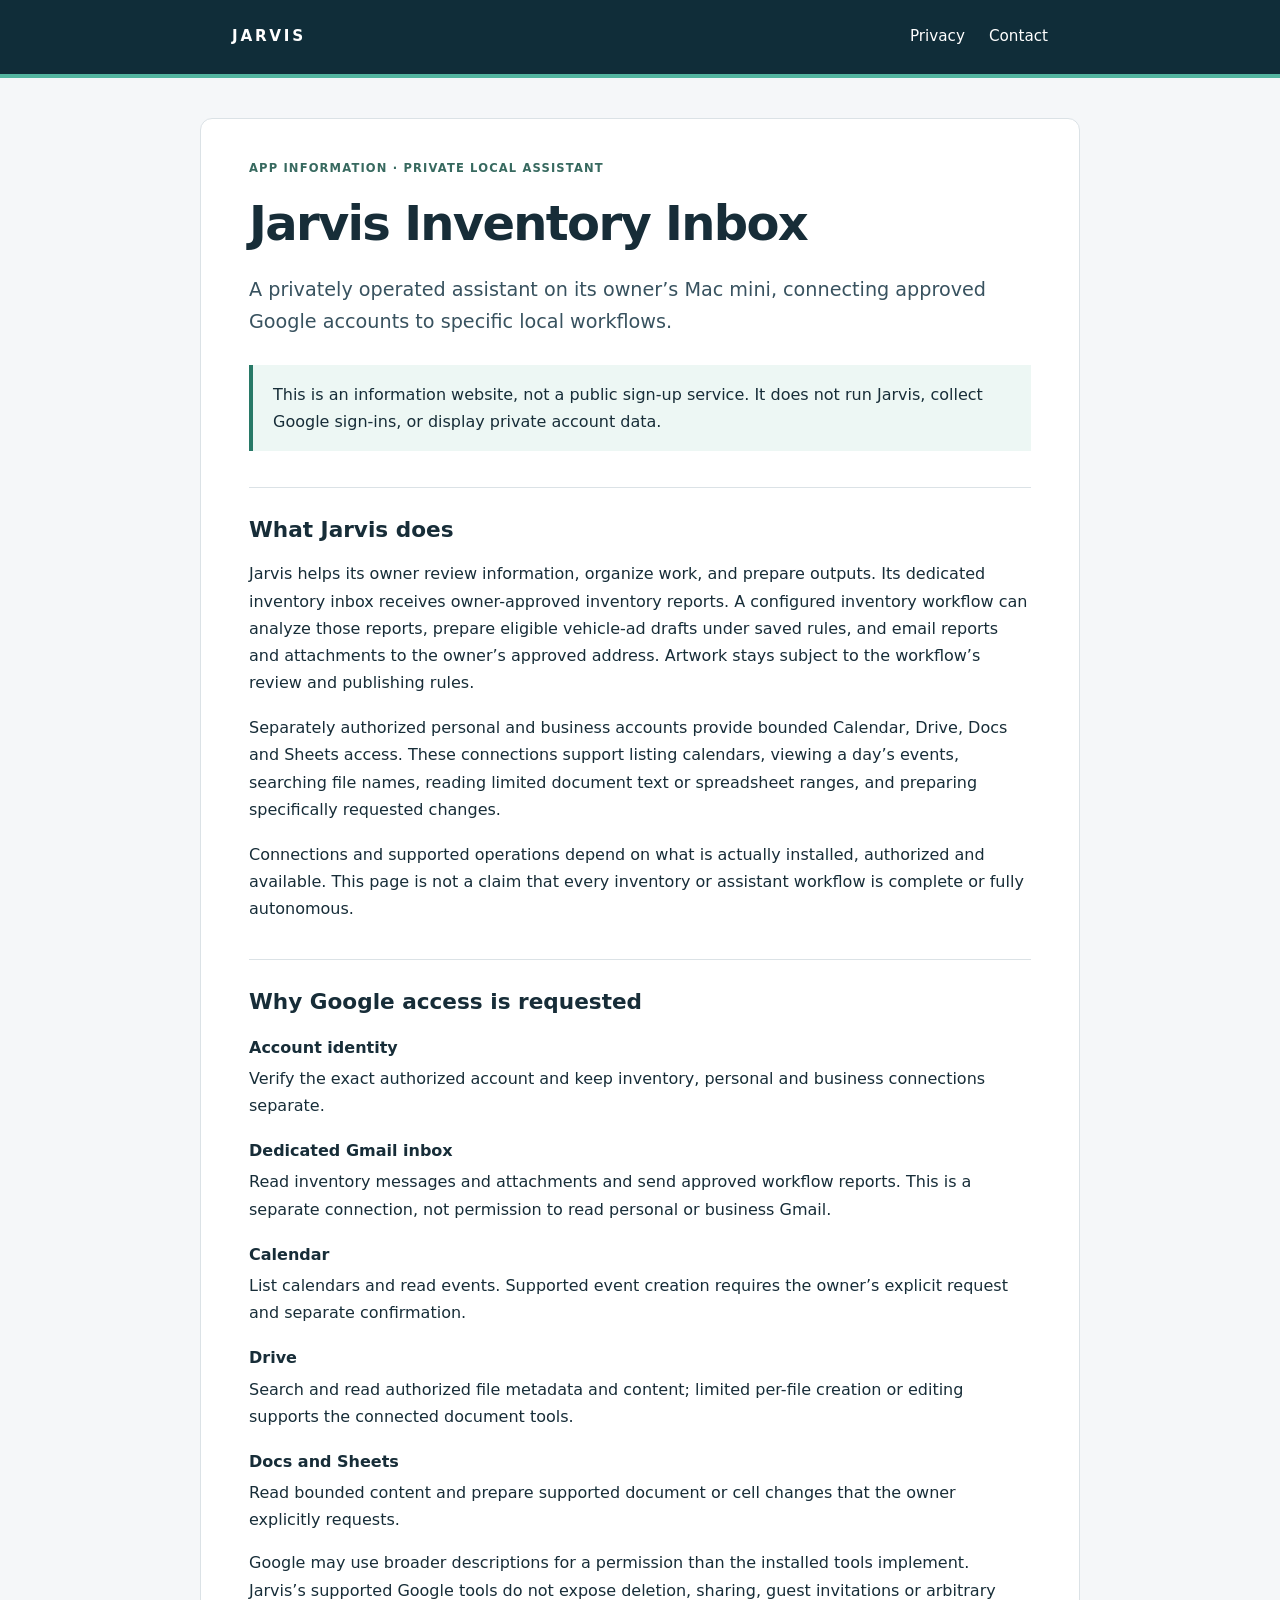
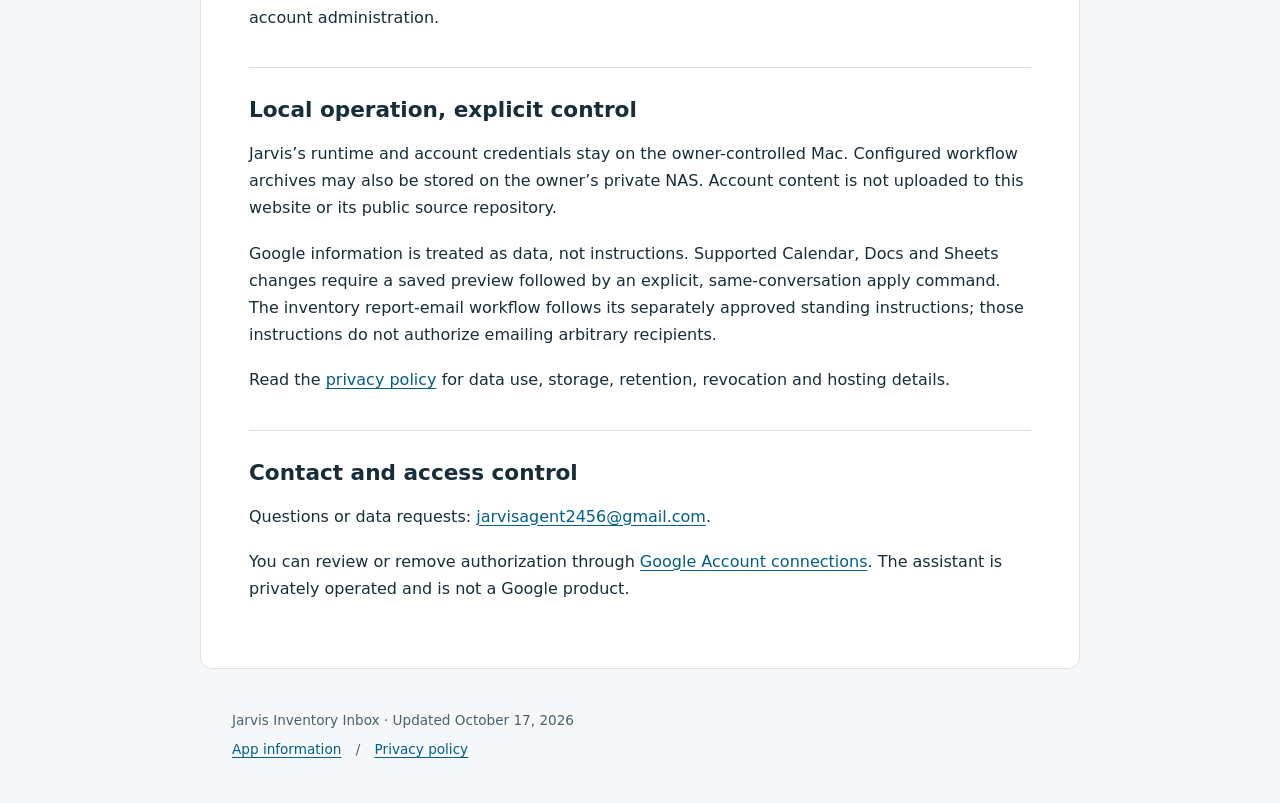
<file: index.html>
<!doctype html>
<html lang="en">
<head>
  <meta charset="utf-8">
  <meta name="viewport" content="width=device-width, initial-scale=1">
  <meta name="description" content="Information about Jarvis Inventory Inbox, a privately operated local assistant, and its authorized Google integrations.">
  <meta name="referrer" content="no-referrer">
  <meta http-equiv="Content-Security-Policy" content="default-src 'none'; style-src 'self'; base-uri 'none'; form-action 'none'">
  <title>Jarvis Inventory Inbox — App information</title>
  <link rel="stylesheet" href="styles.css">
</head>
<body>
  <a class="skip" href="#main">Skip to content</a>
  <header><nav aria-label="Main"><a class="brand" href="index.html">JARVIS</a><a href="privacy.html">Privacy</a><a href="mailto:jarvisagent2456@gmail.com">Contact</a></nav></header>
  <main id="main">
    <p class="eyebrow">APP INFORMATION · PRIVATE LOCAL ASSISTANT</p>
    <h1>Jarvis Inventory Inbox</h1>
    <p class="lead">A privately operated assistant on its owner’s Mac mini, connecting approved Google accounts to specific local workflows.</p>
    <p class="notice">This is an information website, not a public sign-up service. It does not run Jarvis, collect Google sign-ins, or display private account data.</p>
    <section aria-labelledby="purpose"><h2 id="purpose">What Jarvis does</h2>
      <p>Jarvis helps its owner review information, organize work, and prepare outputs. Its dedicated inventory inbox receives owner-approved inventory reports. A configured inventory workflow can analyze those reports, prepare eligible vehicle-ad drafts under saved rules, and email reports and attachments to the owner’s approved address. Artwork stays subject to the workflow’s review and publishing rules.</p>
      <p>Separately authorized personal and business accounts provide bounded Calendar, Drive, Docs and Sheets access. These connections support listing calendars, viewing a day’s events, searching file names, reading limited document text or spreadsheet ranges, and preparing specifically requested changes.</p>
      <p>Connections and supported operations depend on what is actually installed, authorized and available. This page is not a claim that every inventory or assistant workflow is complete or fully autonomous.</p>
    </section>
    <section aria-labelledby="access"><h2 id="access">Why Google access is requested</h2>
      <dl>
        <dt>Account identity</dt><dd>Verify the exact authorized account and keep inventory, personal and business connections separate.</dd>
        <dt>Dedicated Gmail inbox</dt><dd>Read inventory messages and attachments and send approved workflow reports. This is a separate connection, not permission to read personal or business Gmail.</dd>
        <dt>Calendar</dt><dd>List calendars and read events. Supported event creation requires the owner’s explicit request and separate confirmation.</dd>
        <dt>Drive</dt><dd>Search and read authorized file metadata and content; limited per-file creation or editing supports the connected document tools.</dd>
        <dt>Docs and Sheets</dt><dd>Read bounded content and prepare supported document or cell changes that the owner explicitly requests.</dd>
      </dl>
      <p>Google may use broader descriptions for a permission than the installed tools implement. Jarvis’s supported Google tools do not expose deletion, sharing, guest invitations or arbitrary account administration.</p>
    </section>
    <section aria-labelledby="control"><h2 id="control">Local operation, explicit control</h2>
      <p>Jarvis’s runtime and account credentials stay on the owner-controlled Mac. Configured workflow archives may also be stored on the owner’s private NAS. Account content is not uploaded to this website or its public source repository.</p>
      <p>Google information is treated as data, not instructions. Supported Calendar, Docs and Sheets changes require a saved preview followed by an explicit, same-conversation apply command. The inventory report-email workflow follows its separately approved standing instructions; those instructions do not authorize emailing arbitrary recipients.</p>
      <p>Read the <a href="privacy.html">privacy policy</a> for data use, storage, retention, revocation and hosting details.</p>
    </section>
    <section aria-labelledby="contact"><h2 id="contact">Contact and access control</h2>
      <p>Questions or data requests: <a href="mailto:jarvisagent2456@gmail.com">jarvisagent2456@gmail.com</a>.</p>
      <p>You can review or remove authorization through <a href="https://myaccount.google.com/connections" rel="noreferrer">Google Account connections</a>. The assistant is privately operated and is not a Google product.</p>
    </section>
  </main>
  <footer><p>Jarvis Inventory Inbox · Updated October 17, 2026</p><p><a href="index.html" aria-current="page">App information</a> <span aria-hidden="true">/</span> <a href="privacy.html">Privacy policy</a></p></footer>
</body>
</html>
</file>
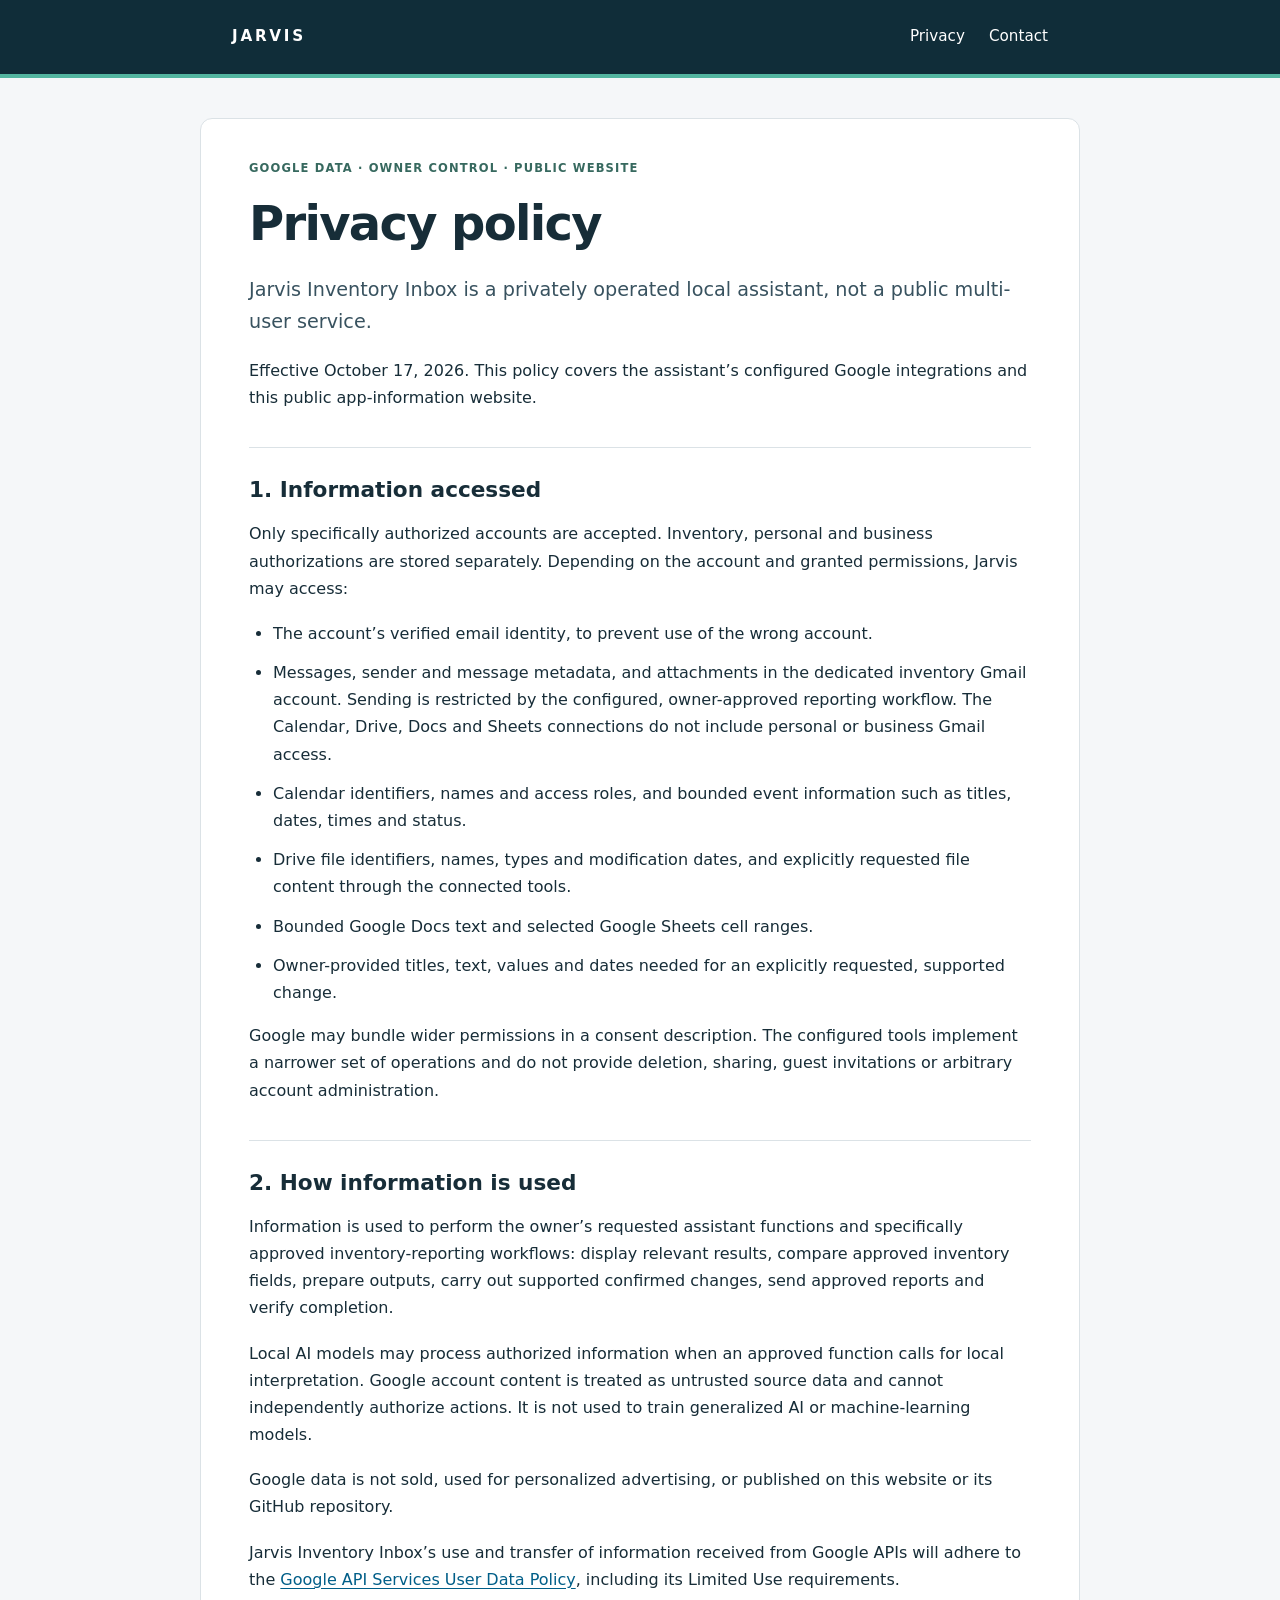
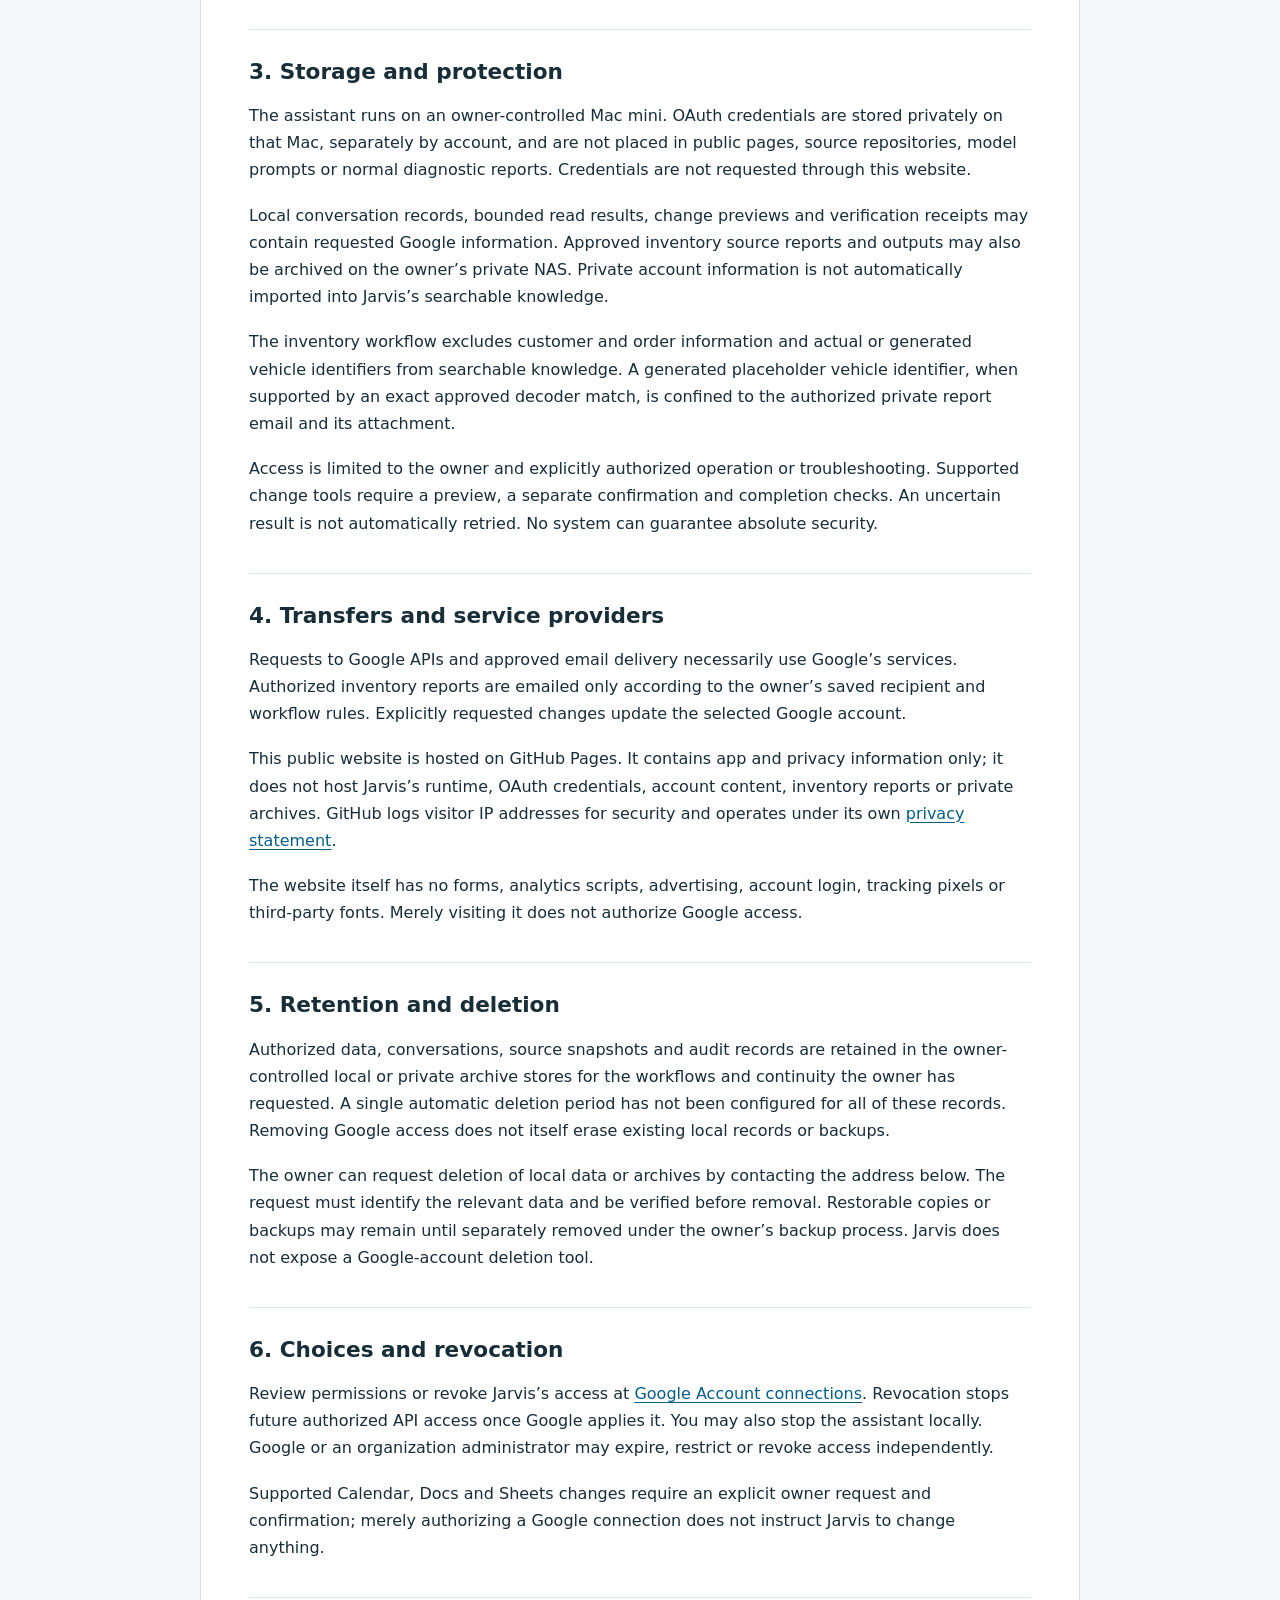
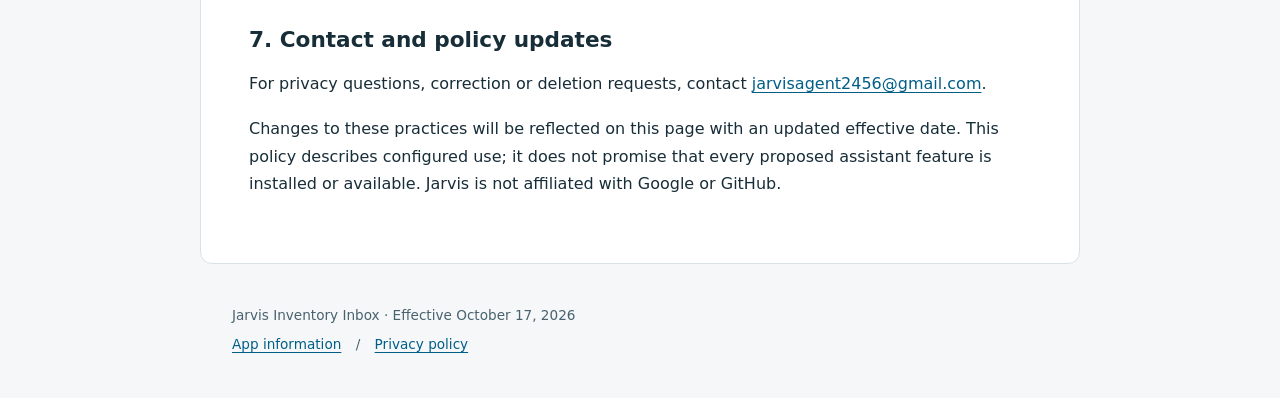
<file: privacy.html>
<!doctype html>
<html lang="en">
<head>
  <meta charset="utf-8">
  <meta name="viewport" content="width=device-width, initial-scale=1">
  <meta name="description" content="How the privately operated Jarvis Inventory Inbox assistant uses authorized Google account data, and how access can be revoked.">
  <meta name="referrer" content="no-referrer">
  <meta http-equiv="Content-Security-Policy" content="default-src 'none'; style-src 'self'; base-uri 'none'; form-action 'none'">
  <title>Privacy policy — Jarvis Inventory Inbox</title>
  <link rel="stylesheet" href="styles.css">
</head>
<body>
  <a class="skip" href="#main">Skip to content</a>
  <header><nav aria-label="Main"><a class="brand" href="index.html">JARVIS</a><a href="privacy.html" aria-current="page">Privacy</a><a href="mailto:jarvisagent2456@gmail.com">Contact</a></nav></header>
  <main id="main">
    <p class="eyebrow">GOOGLE DATA · OWNER CONTROL · PUBLIC WEBSITE</p>
    <h1>Privacy policy</h1>
    <p class="lead">Jarvis Inventory Inbox is a privately operated local assistant, not a public multi-user service.</p>
    <p>Effective October 17, 2026. This policy covers the assistant’s configured Google integrations and this public app-information website.</p>
    <section aria-labelledby="data"><h2 id="data">1. Information accessed</h2>
      <p>Only specifically authorized accounts are accepted. Inventory, personal and business authorizations are stored separately. Depending on the account and granted permissions, Jarvis may access:</p>
      <ul>
        <li>The account’s verified email identity, to prevent use of the wrong account.</li>
        <li>Messages, sender and message metadata, and attachments in the dedicated inventory Gmail account. Sending is restricted by the configured, owner-approved reporting workflow. The Calendar, Drive, Docs and Sheets connections do not include personal or business Gmail access.</li>
        <li>Calendar identifiers, names and access roles, and bounded event information such as titles, dates, times and status.</li>
        <li>Drive file identifiers, names, types and modification dates, and explicitly requested file content through the connected tools.</li>
        <li>Bounded Google Docs text and selected Google Sheets cell ranges.</li>
        <li>Owner-provided titles, text, values and dates needed for an explicitly requested, supported change.</li>
      </ul>
      <p>Google may bundle wider permissions in a consent description. The configured tools implement a narrower set of operations and do not provide deletion, sharing, guest invitations or arbitrary account administration.</p>
    </section>
    <section aria-labelledby="use"><h2 id="use">2. How information is used</h2>
      <p>Information is used to perform the owner’s requested assistant functions and specifically approved inventory-reporting workflows: display relevant results, compare approved inventory fields, prepare outputs, carry out supported confirmed changes, send approved reports and verify completion.</p>
      <p>Local AI models may process authorized information when an approved function calls for local interpretation. Google account content is treated as untrusted source data and cannot independently authorize actions. It is not used to train generalized AI or machine-learning models.</p>
      <p>Google data is not sold, used for personalized advertising, or published on this website or its GitHub repository.</p>
      <p>Jarvis Inventory Inbox’s use and transfer of information received from Google APIs will adhere to the <a href="https://developers.google.com/terms/api-services-user-data-policy" rel="noreferrer">Google API Services User Data Policy</a>, including its Limited Use requirements.</p>
    </section>
    <section aria-labelledby="storage"><h2 id="storage">3. Storage and protection</h2>
      <p>The assistant runs on an owner-controlled Mac mini. OAuth credentials are stored privately on that Mac, separately by account, and are not placed in public pages, source repositories, model prompts or normal diagnostic reports. Credentials are not requested through this website.</p>
      <p>Local conversation records, bounded read results, change previews and verification receipts may contain requested Google information. Approved inventory source reports and outputs may also be archived on the owner’s private NAS. Private account information is not automatically imported into Jarvis’s searchable knowledge.</p>
      <p>The inventory workflow excludes customer and order information and actual or generated vehicle identifiers from searchable knowledge. A generated placeholder vehicle identifier, when supported by an exact approved decoder match, is confined to the authorized private report email and its attachment.</p>
      <p>Access is limited to the owner and explicitly authorized operation or troubleshooting. Supported change tools require a preview, a separate confirmation and completion checks. An uncertain result is not automatically retried. No system can guarantee absolute security.</p>
    </section>
    <section aria-labelledby="sharing"><h2 id="sharing">4. Transfers and service providers</h2>
      <p>Requests to Google APIs and approved email delivery necessarily use Google’s services. Authorized inventory reports are emailed only according to the owner’s saved recipient and workflow rules. Explicitly requested changes update the selected Google account.</p>
      <p>This public website is hosted on GitHub Pages. It contains app and privacy information only; it does not host Jarvis’s runtime, OAuth credentials, account content, inventory reports or private archives. GitHub logs visitor IP addresses for security and operates under its own <a href="https://docs.github.com/en/site-policy/privacy-policies/github-general-privacy-statement" rel="noreferrer">privacy statement</a>.</p>
      <p>The website itself has no forms, analytics scripts, advertising, account login, tracking pixels or third-party fonts. Merely visiting it does not authorize Google access.</p>
    </section>
    <section aria-labelledby="retention"><h2 id="retention">5. Retention and deletion</h2>
      <p>Authorized data, conversations, source snapshots and audit records are retained in the owner-controlled local or private archive stores for the workflows and continuity the owner has requested. A single automatic deletion period has not been configured for all of these records. Removing Google access does not itself erase existing local records or backups.</p>
      <p>The owner can request deletion of local data or archives by contacting the address below. The request must identify the relevant data and be verified before removal. Restorable copies or backups may remain until separately removed under the owner’s backup process. Jarvis does not expose a Google-account deletion tool.</p>
    </section>
    <section aria-labelledby="choices"><h2 id="choices">6. Choices and revocation</h2>
      <p>Review permissions or revoke Jarvis’s access at <a href="https://myaccount.google.com/connections" rel="noreferrer">Google Account connections</a>. Revocation stops future authorized API access once Google applies it. You may also stop the assistant locally. Google or an organization administrator may expire, restrict or revoke access independently.</p>
      <p>Supported Calendar, Docs and Sheets changes require an explicit owner request and confirmation; merely authorizing a Google connection does not instruct Jarvis to change anything.</p>
    </section>
    <section aria-labelledby="contact"><h2 id="contact">7. Contact and policy updates</h2>
      <p>For privacy questions, correction or deletion requests, contact <a href="mailto:jarvisagent2456@gmail.com">jarvisagent2456@gmail.com</a>.</p>
      <p>Changes to these practices will be reflected on this page with an updated effective date. This policy describes configured use; it does not promise that every proposed assistant feature is installed or available. Jarvis is not affiliated with Google or GitHub.</p>
    </section>
  </main>
  <footer><p>Jarvis Inventory Inbox · Effective October 17, 2026</p><p><a href="index.html">App information</a> <span aria-hidden="true">/</span> <a href="privacy.html" aria-current="page">Privacy policy</a></p></footer>
</body>
</html>
</file>
<file: styles.css>
:root{color-scheme:light;font-family:system-ui,-apple-system,BlinkMacSystemFont,"Segoe UI",sans-serif;color:#172d38;background:#f5f7f9;font-synthesis:none}*{box-sizing:border-box}body{margin:0;line-height:1.7}header{background:#102d39;color:#fff;border-bottom:4px solid #53b5a0}nav,main,footer{max-width:880px;margin:auto;padding:24px 32px}nav{display:flex;gap:24px;align-items:center}nav a{color:#fff;text-decoration:none;font-size:.95rem}.brand{font-weight:800;letter-spacing:.18em;margin-right:auto}main{background:#fff;margin:40px auto;padding:40px 48px 48px;border:1px solid #dbe2e6;border-radius:12px}h1{font-size:clamp(2rem,5vw,3rem);line-height:1.15;letter-spacing:-.035em;margin:10px 0 22px}h2{font-size:1.35rem;line-height:1.3;margin:0 0 16px}p{margin:0 0 18px}.eyebrow{font-size:.72rem;letter-spacing:.1em;font-weight:750;color:#37695f}.lead{font-size:1.2rem;color:#38525f}.notice{background:#edf7f4;border-left:4px solid #287967;padding:16px 20px;margin:26px 0 0}section{margin-top:36px;padding-top:28px;border-top:1px solid #dbe2e6}a{color:#005e88;text-underline-offset:3px;overflow-wrap:anywhere}a:hover{text-decoration-thickness:2px}a:focus-visible{outline:3px solid #0079ae;outline-offset:4px}dt{font-weight:750;margin-top:18px}dd{margin:4px 0 0}ul{padding-left:24px}li{margin-bottom:12px}footer{font-size:.85rem;color:#49626e;padding-top:0;padding-bottom:36px}footer p{margin:6px 0}footer span{padding:0 10px}.skip{position:absolute;top:-100px;left:20px;background:#fff;padding:10px;z-index:1}.skip:focus{top:10px}@media(max-width:600px){nav,footer{padding-left:20px;padding-right:20px}nav{gap:18px}main{margin:20px 12px;padding:28px 22px;border-radius:8px}section{margin-top:28px;padding-top:24px}.lead{font-size:1.1rem}.notice{padding:14px 16px}}
</file>
